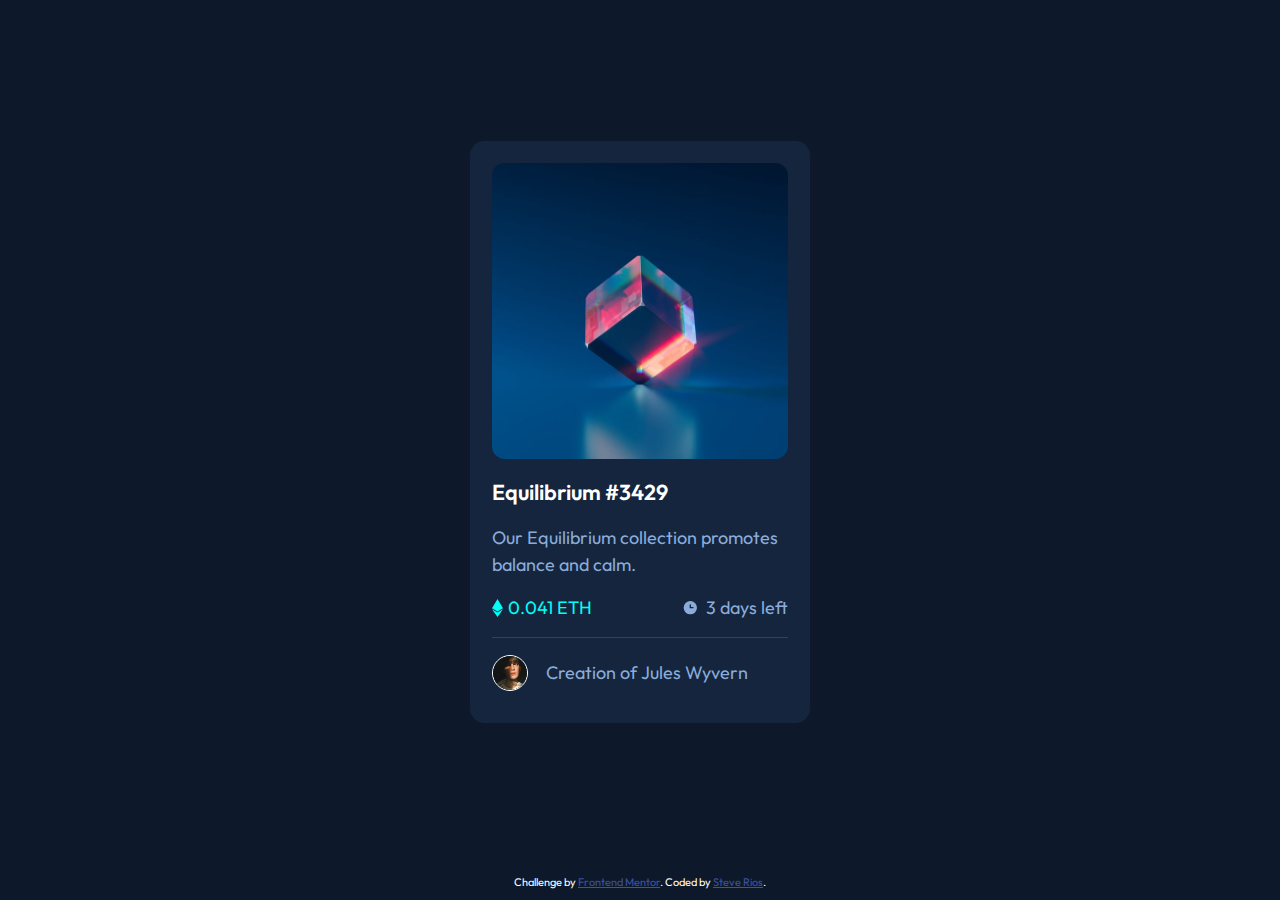
<file: nft-preview-card-component-main/index.html>
<!DOCTYPE html>
<html lang="en">

<head>
  <meta charset="UTF-8">
  <meta name="viewport" content="width=device-width, initial-scale=1.0">
  <link rel="icon" type="image/png" sizes="32x32" href="./images/favicon-32x32.png">
  <link rel="preconnect" href="https://fonts.googleapis.com">
  <link rel="preconnect" href="https://fonts.gstatic.com" crossorigin>
  <link href="https://fonts.googleapis.com/css2?family=Outfit:wght@300;400;600&display=swap" rel="stylesheet">
  <link rel="stylesheet" href="static/css/reset.css">
  <link rel="stylesheet" href="static/css/footer.css">
  <link rel="stylesheet" href="static/css/style.css">

  <title>Frontend Mentor | NFT preview card component</title>
</head>

<body>

  <main>
    <article>
      <div class="image-container">
        <img src="images/image-equilibrium.jpg" alt="cube">
        <div class="overlay">
          <svg width="48" height="48" xmlns="http://www.w3.org/2000/svg">
            <g fill="none" fill-rule="evenodd">
              <path d="M0 0h48v48H0z" />
              <path
                d="M24 9C14 9 5.46 15.22 2 24c3.46 8.78 12 15 22 15 10.01 0 18.54-6.22 22-15-3.46-8.78-11.99-15-22-15Zm0 25c-5.52 0-10-4.48-10-10s4.48-10 10-10 10 4.48 10 10-4.48 10-10 10Zm0-16c-3.31 0-6 2.69-6 6s2.69 6 6 6 6-2.69 6-6-2.69-6-6-6Z"
                fill="#FFF" fill-rule="nonzero" />
            </g>
          </svg>
        </div>
      </div>
      <h1 class="hover">Equilibrium #3429</h1>
      <p>
        Our Equilibrium collection promotes balance and calm.
      </p>
      <div class="details">
        <span>
          <svg width="11" height="18" xmlns="http://www.w3.org/2000/svg">
            <path d="M11 10.216 5.5 18 0 10.216l5.5 3.263 5.5-3.262ZM5.5 0l5.496 9.169L5.5 12.43 0 9.17 5.5 0Z"
              fill="#00FFF8" />
          </svg>0.041 ETH</span>
        <p>
          <svg width="17" height="17" xmlns="http://www.w3.org/2000/svg">
            <path
              d="M8.305 2.007a6.667 6.667 0 1 0 0 13.334 6.667 6.667 0 0 0 0-13.334Zm2.667 7.334H8.305a.667.667 0 0 1-.667-.667V6.007a.667.667 0 0 1 1.334 0v2h2a.667.667 0 0 1 0 1.334Z"
              fill="#8BACD9" />
          </svg><span>3 days left</span>
        </p>
      </div>
      <hr>
      <footer class="card-footer">
        <img class="avatar" src="images/image-avatar.png" alt="avatar">
        <p>Creation of&nbsp;<span class="hover">Jules Wyvern</span></p>
      </footer>
    </article>
  </main>

  <footer class="attribution">
    Challenge by <a href="https://www.frontendmentor.io?ref=challenge" target="_blank">Frontend Mentor</a>.
    Coded by <a href="https://github.com/peanutbutterjlly" target="_blank">Steve Rios</a>.
  </footer>
</body>

</html>
</file>
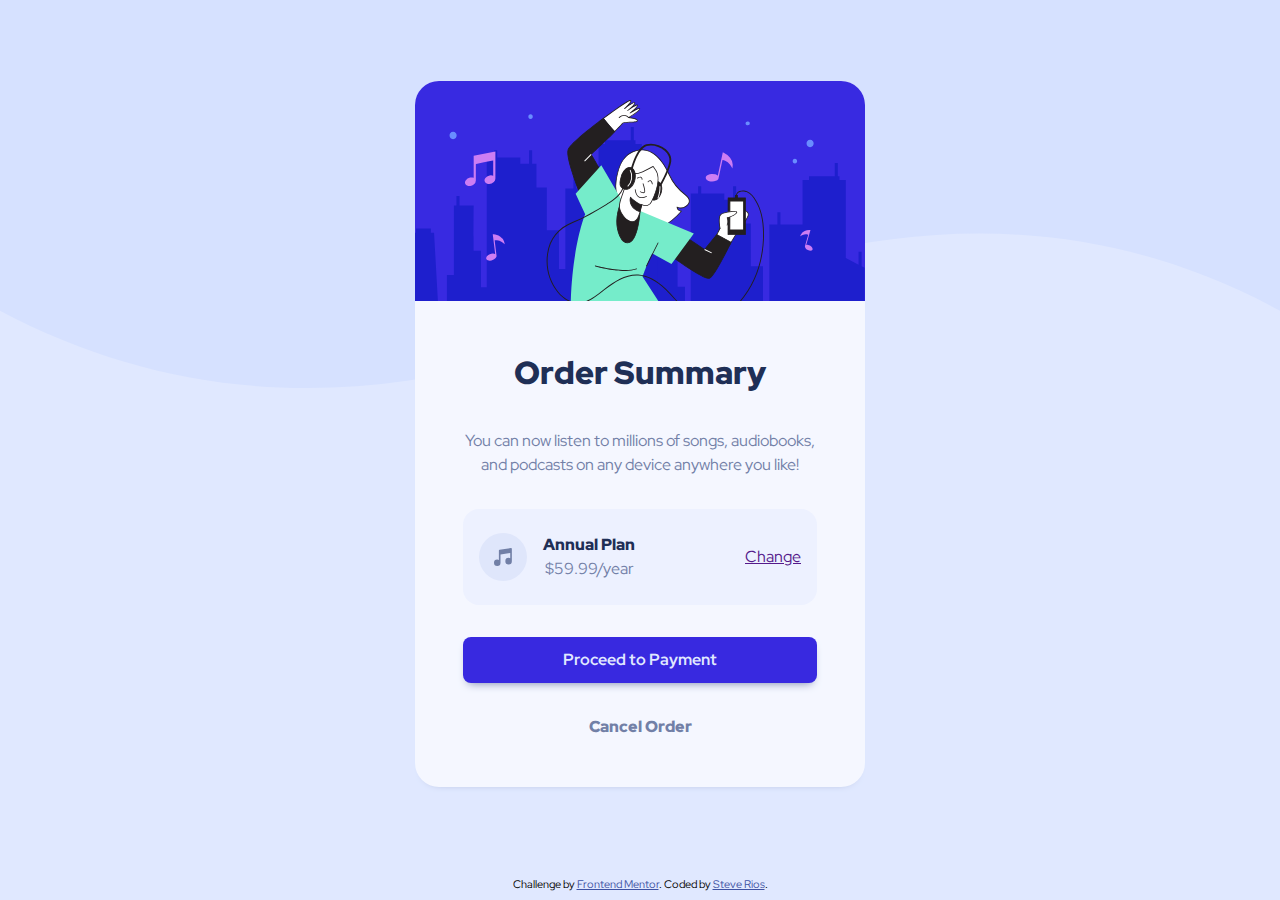
<file: order-summary-component-main/index.html>
<!DOCTYPE html>
<html lang="en">

<head>
  <meta charset="UTF-8">
  <meta name="viewport" content="width=device-width, initial-scale=1.0">

  <link rel="icon" type="image/png" sizes="32x32" href="./static/images/favicon-32x32.png">
  <!-- fonts -->
  <link rel="preconnect" href="https://fonts.googleapis.com">
  <link rel="preconnect" href="https://fonts.gstatic.com" crossorigin>
  <link href="https://fonts.googleapis.com/css2?family=Red+Hat+Display:ital,wght@0,700;0,900;1,500&display=swap"
    rel="stylesheet">
  <!-- stylesheets -->
  <link rel="stylesheet" href="static/css/reset.css">
  <link rel="stylesheet" href="static/css/footer.css">
  <link rel="stylesheet" href="style.css">

  <title>Frontend Mentor | Order summary card</title>
</head>

<body>

  <main>

    <article>
      <div class="img-holder">
        <img src="./static/images/illustration-hero.svg" alt="person listening to music">
      </div>
      <div class="container">
        <h1>Order Summary</h1>
        <p>
          You can now listen to millions of songs, audiobooks, and podcasts on any
          device anywhere you like!
        </p>
        <div class="details">
          <span class="music">
            <svg xmlns="http://www.w3.org/2000/svg" width="48" height="48">
              <g fill="none" fill-rule="evenodd">
                <circle cx="24" cy="24" r="24" fill="#DFE6FB" />
                <path fill="#717FA6" fill-rule="nonzero"
                  d="M32.574 15.198a.81.81 0 00-.646-.19L20.581 16.63a.81.81 0 00-.696.803V26.934a3.232 3.232 0 00-1.632-.44A3.257 3.257 0 0015 29.747 3.257 3.257 0 0018.253 33a3.257 3.257 0 003.253-3.253v-8.37l9.726-1.39v5.327a3.232 3.232 0 00-1.631-.441 3.257 3.257 0 00-3.254 3.253 3.257 3.257 0 003.254 3.253 3.257 3.257 0 003.253-3.253V15.81a.81.81 0 00-.28-.613z" />
              </g>
            </svg>
            <span class="pricing">
              <span>Annual Plan</span>
              <span>$59.99/year</span>
            </span>
          </span>
          <a href="">Change</a>
        </div>
        <button class="payment">Proceed to Payment</button>
        <a href="" class="cancel">Cancel Order</a>
      </div>
    </article>

  </main>

  <footer class="attribution">
    Challenge by <a href="https://www.frontendmentor.io?ref=challenge" target="_blank">Frontend Mentor</a>.
    Coded by <a href="https://srios.net">Steve Rios</a>.
  </footer>
</body>

</html>
</file>
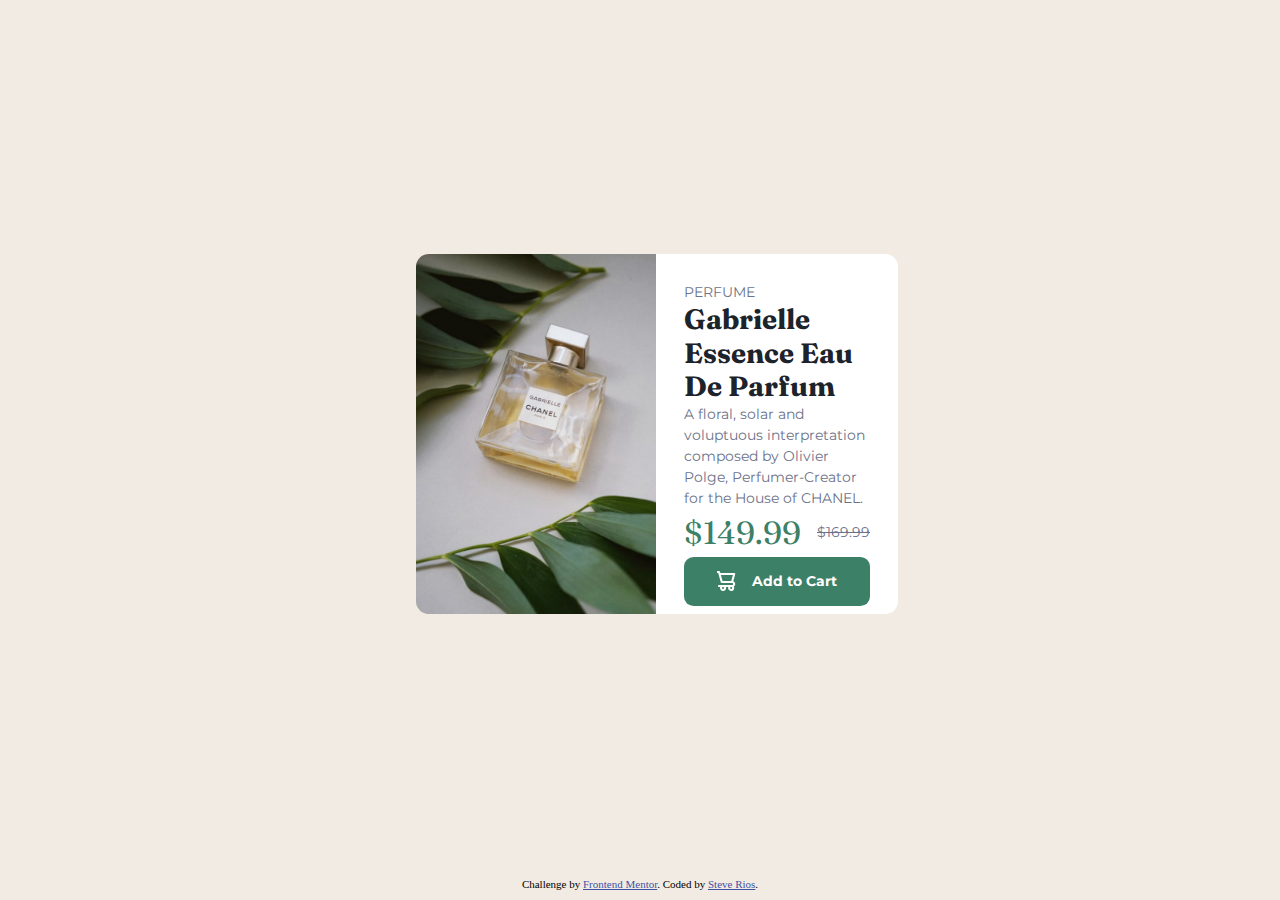
<file: product-preview-card-component-main/index.html>
<!DOCTYPE html>
<html lang="en">

<head>
  <meta charset="UTF-8">
  <meta name="viewport" content="width=device-width, initial-scale=1.0">

  <link rel="icon" type="image/png" sizes="32x32" href="./images/favicon-32x32.png">
  <link rel="preconnect" href="https://fonts.googleapis.com">
  <link rel="preconnect" href="https://fonts.gstatic.com" crossorigin>
  <link href="https://fonts.googleapis.com/css2?family=Fraunces:wght@700&family=Montserrat:wght@500;700&display=swap"
    rel="stylesheet">
  <link rel="stylesheet" href="reset.css">
  <link rel="stylesheet" href="style.css">

  <title>Frontend Mentor | Product preview card component</title>

  <style>
    .attribution {
      font-size: 11px;
      text-align: center;
    }

    .attribution a {
      color: hsl(228, 45%, 44%);
    }

  </style>
</head>

<body>

  <main>
    <img class="perfume" src="./images/image-product-desktop.jpg" alt="perfume">
    <div class="text">
      <p>perfume</p>
      <h1>Gabrielle Essence Eau De Parfum</h1>
      <p>
        A floral, solar and voluptuous interpretation composed by Olivier Polge,
        Perfumer-Creator for the House of CHANEL.
      </p>
      <div class="prices">
        <span>$149.99</span>
        <span class="nope">$169.99</span>
      </div>
      <a href="#" onclick="alert(`This doesn't do anything!`)" class="btn"><img class="cart"
          src="./images/icon-cart.svg" alt="cart" width="20" height="20">Add to
        Cart</a>
    </div>
  </main>

  <div class="attribution">
    Challenge by <a href="https://www.frontendmentor.io?ref=challenge" target="_blank">Frontend Mentor</a>.
    Coded by <a href="https://github.com/peanutbutterjlly">Steve Rios</a>.
  </div>
</body>

</html>
</file>
<file: nft-preview-card-component-main/static/css/footer.css>
.attribution{font-size: 11px;text-align: center}.attribution a{color: hsl(228, 45%, 44%)}
</file>
<file: nft-preview-card-component-main/static/css/style.css>
:root {
  --soft-blue: hsl(215, 51%, 70%);
  --cyan-hsl: 178, 100%, 50%;
  --cyan: hsl(178, 100%, 50%);
  --very-dark-blue-main-BG: hsl(217, 54%, 11%);
  --very-dark-blue-card-BG: hsl(216, 50%, 16%);
  --very-dark-blue-line: hsl(215, 32%, 27%);
  --white: hsl(0, 0%, 100%);
}

html {
  font-family: 'Outfit', sans-serif, -apple-system, BlinkMacSystemFont,
    'Segoe UI', Roboto, Helvetica, Arial, sans-serif, 'Apple Color Emoji',
    'Segoe UI Emoji', 'Segoe UI Symbol';
  font-size: 18px;
}

body {
  background-color: var(--very-dark-blue-main-BG);
  display: grid;
  grid-template-rows: 1fr 2rem;
  place-items: center;
}

article {
  background-color: var(--very-dark-blue-card-BG);
  border-radius: 0.8rem;
  display: flex;
  flex-direction: column;
  gap: 0.9em;
  padding: 1.2em;
  width: 340px;
}

h1 {
  font-size: 1.2rem;
  font-weight: 600;
}

h1,
footer {
  color: var(--white);
}

p {
  color: var(--soft-blue);
}

img {
  border-radius: 0.7rem;
  object-fit: cover;
  width: 100%;
  height: 100%;
  overflow: hidden;
}

img:hover {
  cursor: pointer;
}

hr {
  border: none;
  border-bottom: 0.8px solid var(--very-dark-blue-line);
}

article > :last-child {
  padding-bottom: 0.6rem;
}

.details {
  display: flex;
  justify-content: space-between;
}

.details > :first-child {
  align-items: center;
  display: flex;
  gap: 0.3rem;
  color: var(--cyan);
  font-weight: 400;
}

.details > :last-child {
  display: flex;
  align-items: center;
  gap: 0.4rem;
}

.card-footer {
  display: flex;
  align-items: center;
  gap: 1rem;
}

.hover:hover {
  cursor: pointer;
  color: var(--cyan);
}

.image-container {
  position: relative;
  width: 100%;
}

.overlay {
  border-radius: 0.7rem;
  position: absolute;
  top: 0;
  left: 0;
  bottom: 0;
  right: 0;
  opacity: 0;
  transition: all 0.3s ease;
  background-color: hsl(var(--cyan-hsl), 0.5);
}

.image-container:hover .overlay {
  cursor: pointer;
  opacity: 1;
}

.overlay svg {
  position: absolute;
  top: 50%;
  left: 50%;
  transform: translate(-50%, -50%);
  fill: white;
}

.image-container:hover .overlay svg {
  display: block;
}

.avatar {
  border: 1px solid var(--white);
  border-radius: 50%;
  width: 2rem;
}

@media (max-width: 375px) {
  article {
    width: 90vw;
    height: 85vh;
    gap: 0.6em;
  }

  article > :last-child {
    padding-bottom: 0.2rem;
  }
}
</file>
<file: order-summary-component-main/static/css/footer.css>
.attribution{font-size: 11px;text-align: center}.attribution a{color: hsl(228, 45%, 44%)}
</file>
<file: order-summary-component-main/style.css>
:root {
  --pale-blue: hsl(225, 100%, 94%);
  --pale-blue-hsl: 225, 100%, 94%;
  --bright-blue: hsl(245, 75%, 52%);
  --very-pale-blue: hsl(225, 100%, 98%);
  --desaturated-blue: hsl(224, 23%, 55%);
  --dark-blue: hsl(223, 47%, 23%);
}

body {
  background: url('./static/images/pattern-background-desktop.svg'),
    var(--pale-blue);
  background-repeat: no-repeat;
  background-size: contain;
  font-family: 'Red Hat Display', sans-serif;
  display: grid;
  place-items: center;
  grid-template-rows: 1fr 2rem;
}

article {
  background-color: var(--very-pale-blue);
  box-shadow: 0px 5px 10px -10px var(--desaturated-blue);
  display: flex;
  flex-direction: column;
  text-align: center;
  width: 450px;
  border-radius: 1.5rem;
  overflow: hidden;
  color: var(--desaturated-blue);
}

h1 {
  color: var(--dark-blue);
  font-weight: 900;
}

button {
  background-color: var(--bright-blue);
  border: none;
  border-radius: 0.5rem;
  box-shadow: 0px 5px 10px -5px var(--desaturated-blue);
  cursor: pointer;
  color: var(--pale-blue);
  font-weight: 700;
  padding: 0.7em;
}

a:hover,
a:focus {
  filter: brightness(50%);
}

button:hover,
button:focus {
  opacity: 0.7;
}

.img-holder {
  display: block;
  max-width: 100%;
  height: auto;
}

.cancel {
  color: var(--desaturated-blue);
  font-weight: 900;
  text-decoration: none;
}

.container {
  display: flex;
  flex-direction: column;
  gap: 2rem;
  padding: 3rem;
}

.music {
  display: flex;
  gap: 1rem;
}

.details {
  background-color: hsl(var(--pale-blue-hsl), 40%);
  border-radius: 1rem;
  display: flex;
  justify-content: space-between;
  align-items: center;
  padding: 1.5rem 1rem;
}

.pricing {
  display: flex;
  flex-direction: column;
}

.pricing > :first-child {
  color: var(--dark-blue);
  font-weight: 900;
}

@media (max-width: 455px) {
  body {
    background: url('./static/images/pattern-background-mobile.svg'),
      var(--pale-blue);
    background-repeat: no-repeat;
    background-size: contain;
  }
  article {
    width: 85vw;
    margin: 2rem 0;
    font-size: 0.9rem;
  }

  .container {
    gap: 1rem;
    padding: 1.5rem;
  }
}

@media (max-width: 350px) {
  .container {
    gap: 0.8rem;
    padding: 1rem;
  }
}
</file>
<file: product-preview-card-component-main/style.css>
/* 
## Typography

### Body Copy

- Font size (paragraph): 14px

### Font

- Family: [Montserrat](https://fonts.google.com/specimen/Montserrat)
- Weights: 500, 700

- Family: [Fraunces](https://fonts.google.com/specimen/Fraunces)
- Weights: 700  */

:root {
  --dark-cyan: hsl(158, 36%, 37%);
  --cream: hsl(30, 38%, 92%);
  --very-dark-blue: hsl(212, 21%, 14%);
  --dark-grayish-blue: hsl(228, 12%, 48%);
  --white: hsl(0, 0%, 100%);
}

body {
  background-color: var(--cream);
  display: grid;
  grid-template-rows: 1fr 2rem;
  align-items: center;
  justify-content: center;
}

.perfume {
  border-radius: 0.8rem 0 0 0.8rem;
  flex: 1;
}

main {
  display: flex;
  font-family: 'Montserrat', sans-serif;
  font-size: 14px;
  min-height: 360px;
  height: 40vh;
  max-width: 35vw;
  border-radius: 0.8rem;
  color: var(--dark-grayish-blue);
}

a:hover,
a:active {
  opacity: 0.8;
}

p:first-of-type {
  text-transform: uppercase;
}

h1 {
  color: var(--very-dark-blue);
  font-family: 'Fraunces', serif;
  font-weight: 700;
  line-height: 1.2;
}

.text {
  background-color: var(--white);
  border-radius: 0 0.8rem 0.8rem 0;
  display: flex;
  flex-direction: column;
  flex: 1;
  justify-content: space-around;
  padding: 2em;
}

.text > a {
  background-color: var(--dark-cyan);
  border-radius: 0.6rem;
  color: var(--white);
  display: flex;
  font-weight: 700;
  gap: 1rem;
  justify-content: center;
  text-decoration: none;
  padding: 1em 0;
}

.prices {
  display: flex;
  gap: 1rem;
  align-items: center;
}

span:first-of-type {
  color: var(--dark-cyan);
  font-family: 'Fraunces', serif;
  font-size: xx-large;
}

.nope {
  text-decoration: line-through;
}

.cart {
  /* height: 2em;
  width: 2em; */
  padding: 0;
  margin: 0;
  flex: 0;
}

@media (max-width: 740px) {
  main {
    flex-direction: column;
    min-width: 90vw;
    height: 90vh;
  }

  .perfume {
    border-radius: 0.8rem 0 0 0.8rem;
    height: 25vh;
    flex: 1;
    object-fit: cover;
    border-radius: 0.8rem 0.8rem 0 0;
  }

  .text {
    border-radius: 0 0 0.8rem 0.8rem;
  }
}
</file>
